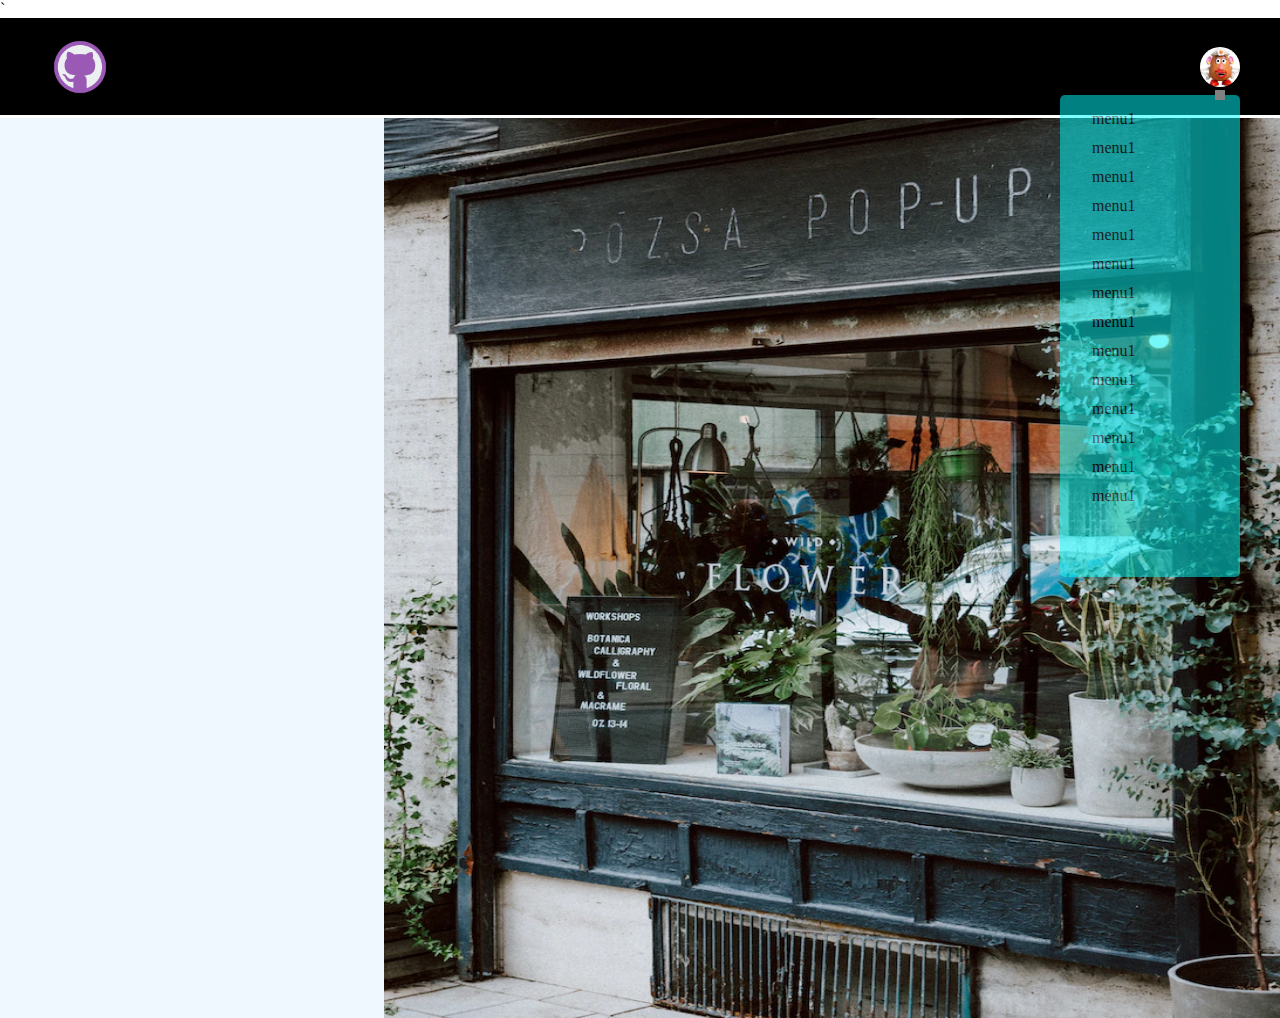
<file: 논병아리/git허브메뉴판/index.html>
`<!DOCTYPE html>
<html lang="ko">
<head>
  <meta charset="UTF-8">
  <meta http-equiv="X-UA-Compatible" content="IE=edge">
  <meta name="viewport" content="width=device-width, initial-scale=1.0">
  <title>git hub</title>
  <link rel="stylesheet" href="./style.css">
</head>
<body>
  <div class="wrapper">
    <header>
      <div class="main-logo">
        <img src="./image/github_git_hub_logo_icon_132878.png" alt="로고">
      </div>
      <div class="logo">
        <img src="./image/121204962.jpg" alt="프로필 로고">
      </div>
    </header>
    <main>
      <div class="main-left">

      </div>
      <div class="main-right">
        <img src="./image/윈도우.webp" alt="">
      </div>

      <aside class="aside2">
        <ul>
          <li>
            <ul>
              <li>menu1</li>
              <li>menu1</li>
              <li>menu1</li>
              <li>menu1</li>
              <li>menu1</li>
              <li>menu1</li>
              <li>menu1</li>
              <li>menu1</li>
              <li>menu1</li>
              <li>menu1</li>
              <li>menu1</li>
              <li>menu1</li>
              <li>menu1</li>
              <li>menu1</li>
              
            </ul>
          </li>
            
          
        </ul>
      </aside>


    </main>
    <aside class="aside">
      <ul>
        <li>Signed in as </li>
        <hr>
        <li><input type="text" placeholder="😊 Set status"></li>
        <hr>
        <li>your profile</li>
        <li>your repositories</li>
        <li>your projects</li>
        <li>your stars</li>
        <li>your gists</li>
        <li>your rponsors</li>
        <hr>
        <li>Upgrade</li>
        <li>Try Enterprise</li>
        <li>Feature Preview</li>
        <li>Help</li>
        <li>Settings</li>
        <hr>
        <li>Sign out</li>
        
      </ul>
    </aside>
  </div>



  <script src="./script.js"></script>
</body>
</html>
</file>
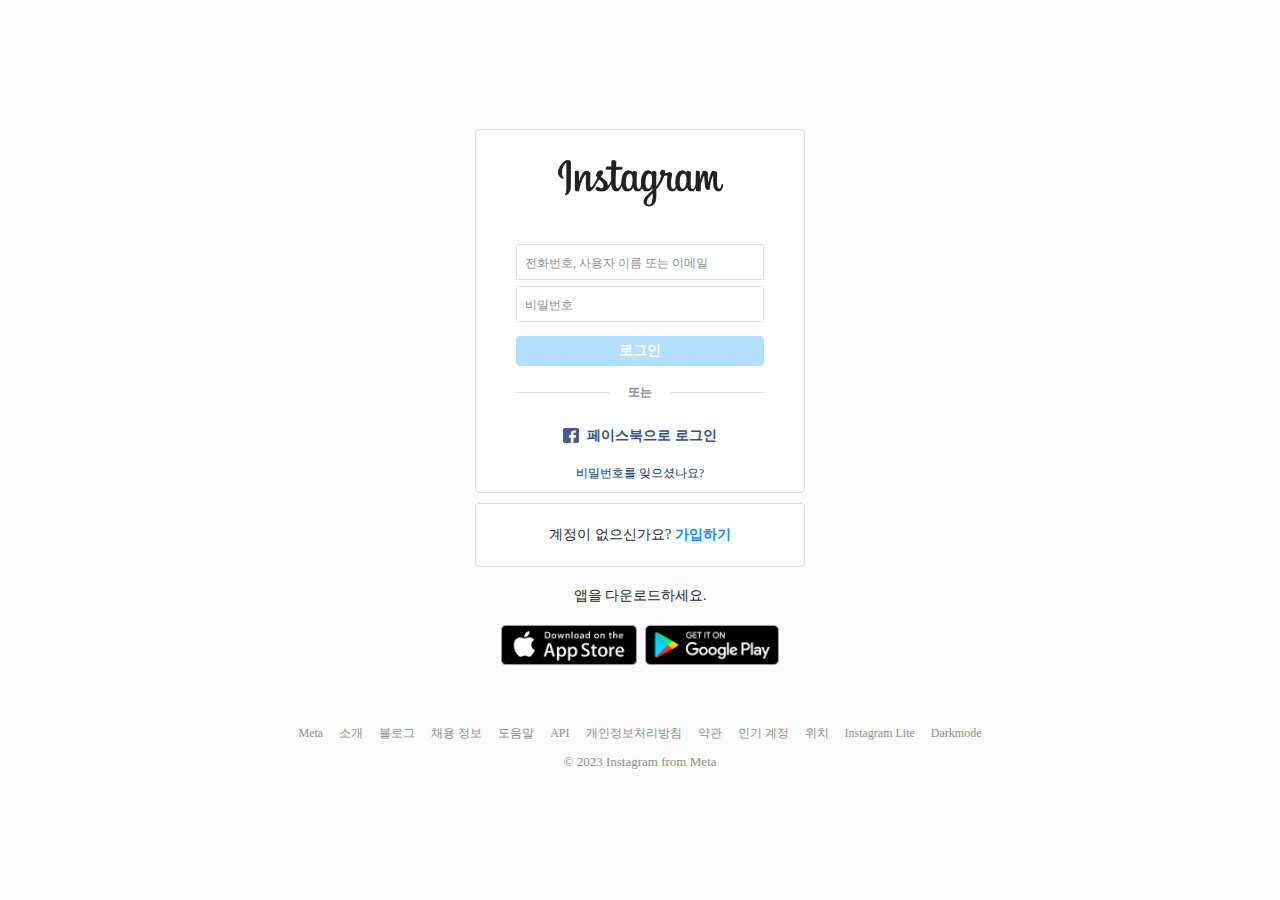
<file: 논병아리/Instagram-darkmode-main/index.html>
<!DOCTYPE html>
<html lang="en">
<head>
  <meta charset="UTF-8">
  <meta http-equiv="X-UA-Compatible" content="IE=edge">
  <meta name="viewport" content="width=device-width, initial-scale=1.0">
  <title>Instagram</title>
  <link rel="apple-touch-icon" sizes="180x180" href="/apple-touch-icon.png">
  <link rel="icon" type="image/png" sizes="32x32" href="/favicon-32x32.png">
  <link rel="icon" type="image/png" sizes="16x16" href="/favicon-16x16.png">
  <link rel="manifest" href="/site.webmanifest">
  <meta name="msapplication-TileColor" content="#da532c">
  <meta name="theme-color" content="#ffffff">
  <link rel="stylesheet" href="./style.css">
</head>
<body>
  <div class="wrapper">
    <div class="form-container">
      <div class="box">
        <h1 class="logo">
          <img src="./images/logo-light.png" alt="instagram light-logo" class="logo-light">
          <img src="./images/logo-dark.png" alt="instagram dark-logo" class="logo-dark">
        </h1>

        <div class="signin-form" id="signin-form">
          <div class="form-group">
            <div class="animate-input">
              <span>전화번호, 사용자 이름 또는 이메일</span>
              <input type="text">
            </div>
          </div>
          <div class="form-group">
            <div class="animate-input">
              <span>비밀번호</span>
              <input type="password">
              <button>비밀번호 표시</button>
            </div>
          </div>
          <div class="btn-group">
            <button class="btn-login" id="btn-login" disabled>로그인</button>
          </div>
          <div class="or-box">
            <div></div>
            <div>또는</div>
            <div></div>
          </div>
          <div class="btn-group">
            <button class="btn-fb">
              <img src="./images/facebook-icon.png" alt="facebook-icon">
              <span>페이스북으로 로그인</span>
            </button>
          </div>
          <a href="" class="forgot-pw">비밀번호를 잊으셨나요?</a>
        </div>
      </div>

      <div class="join-box box">
        <p>
          계정이 없으신가요?
          <a href="">가입하기</a>
        </p>
      </div>

      <div class="app-download">
        <p>앱을 다운로드하세요.</p>
        <div class="store-link">
          <a href="">
            <img src="./images/app-store.png" alt="app-store-img">
          </a>
          <a href="">
            <img src="./images/gg-play.png" alt="gg-play-img">
          </a>
        </div>
      </div>
    </div>

    <footer>
      <ul class="links">
        <li><a href="">Meta</a></li>
        <li><a href="">소개</a></li>
        <li><a href="">블로그</a></li>
        <li><a href="">채용 정보</a></li>
        <li><a href="">도움말</a></li>
        <li><a href="">API</a></li>
        <li><a href="">개인정보처리방침</a></li>
        <li><a href="">약관</a></li>
        <li><a href="">인기 계정</a></li>
        <li><a href="">위치</a></li>
        <li><a href="">Instagram Lite</a></li>
        <li><a href="" id="darkmode-toggle">Darkmode</a></li>
      </ul>
      <div class="copyright">© 2023 Instagram from Meta</div>
    </footer>
  </div>
  <script src="./script.js"></script>
</body>
</html>
</file>
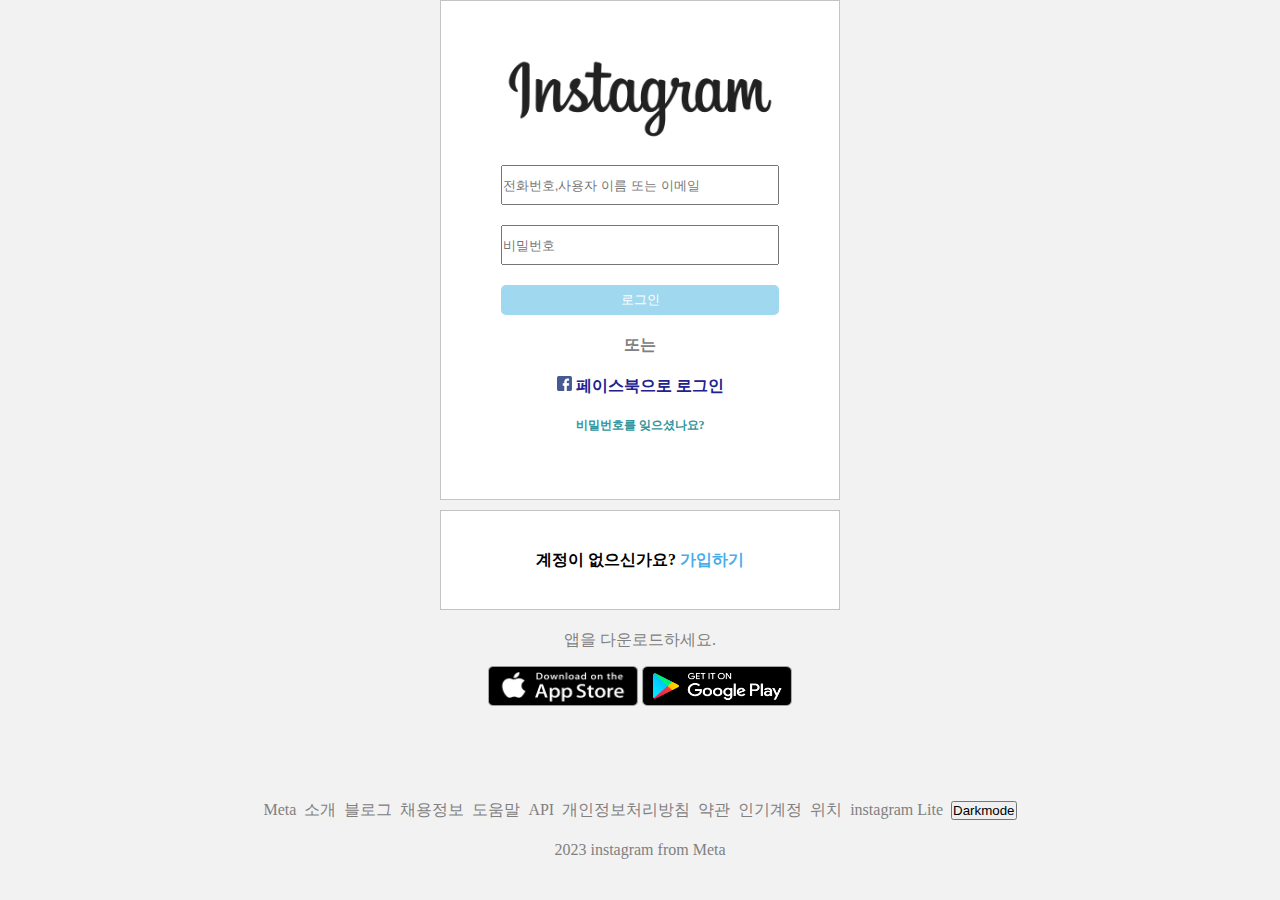
<file: 논병아리/인스타그램다크모드/index.html>
<!DOCTYPE html>
<html lang="ko">
<head>
  <meta charset="UTF-8">
  <meta http-equiv="X-UA-Compatible" content="IE=edge">
  <meta name="viewport" content="width=device-width, initial-scale=1.0">
  <title>Document</title>
  <link rel="stylesheet" href="./style.css">

  <!-- favicon -->
<link rel="apple-touch-icon" sizes="180x180" href="./apple-touch-icon.png">
<link rel="icon" type="image/png" sizes="32x32" href="./favicon-32x32.png">
<link rel="icon" type="image/png" sizes="16x16" href="./favicon-16x16.png">
<link rel="manifest" href="/site.webmanifest">
<meta name="msapplication-TileColor" content="#da532c">
<meta name="theme-color" content="#ffffff">
</head>


<body>
  <div class="wrapper">
    <div class="center">

      <div>
       <div class="logo">
        <img src="./image/logo-light.png" alt="로고">
       </div>
       <div class="textmo">
         <div><input type="text" placeholder="전화번호,사용자 이름 또는 이메일" class="intext" minlength="1"></div>
         <div><input type="text" placeholder="비밀번호" class="intext" minlength="1"></div>
         <div> <button type="button" class="btn-log btn-log1 ">로그인</button></div>
         <div class="txt1">또는</div>
         <div class="txt2"><img src="./image/facebook-icon.png" alt="페이스북로고"> 페이스북으로 로그인</div>
         <div class="txt3">비밀번호를 잊으셨나요?</div>
       </div>
        
        
       
      </div>

      <div>
        <p>계정이 없으신가요? <a href="">가입하기</a></p>
      </div>
       
      <div>
        <p>앱을 다운로드하세요.</p>
        <img src="./image/app-store.png" alt="">
        <img src="./image/gg-play.png" alt="">

      </div>

      <div>
        <span>Meta</span>
        <span>소개</span>
        <span>블로그</span>
        <span>채용정보</span>
        <span>도움말</span>
        <span>API</span>
        <span>개인정보처리방침</span>
        <span>약관</span>
        <span>인기계정</span>
        <span>위치</span>
        <span>instagram Lite</span>
        <span><button class="dark">Darkmode</button></span>

        <p>2023 instagram from Meta</p>
       
      </div>





    </div>


  </div>

  






  <script src="./script.js"></script>
</body>
</html>
</file>
<file: 논병아리/git허브메뉴판/style.css>
*{
  margin: 0;
  padding: 0;
  box-sizing: border-box;
}

li{
  list-style: none;
}

a{
  text-decoration: none;
}

header{
  display: flex;
  background-color: black;
  height: 100px;
  justify-content: space-between;
  align-items: center;
  border-bottom: 3px solid #fff;
}

header img{
  width: 40px;
  height: 40px;
  border-radius: 50%;
  margin: 40px
}

.main-logo img{
  width: 80px;
  height: 80px;
  border-radius: 50%;
}

header img:hover aside{
  display: block;
}

main{
  width: 100vw;
  height: 100vh;
  background-color: black;
  display: flex;
}

main div:nth-child(1){
  width: 30%;
  height: 100%;
  background-color: aliceblue;
}

main div:nth-child(2){
  width: 70%;
  height: 100%;
  background-color: rgb(99, 167, 226);
}

.main-right img{
  width: 100%;
  height: 100%;
  transition: all 400ms ease-in-out;
 
  
}

.main-right img:hover{
 width: 50%;
 /* animation-name: move;
 animation-duration: 3s;
 animation-iteration-count: infinite;
 animation-fill-mode: forwards; */
}

aside::before {
  content: '';
  position:absolute; 
  top:-5px;
  right: 15px;
  width: 10px;
  height: 10px;
  background-color: #fff;
  display: block;
}

aside{
  position: absolute;
  top :95px;
  right: 40px;
  width: 180px;
  height: 482px;
  background-color: #fff;
  border-radius: 5px;
  display: none;
}

aside:hover{
  transform: translateY(-2px);
  transition: cubic-bezier(0.075, 0.82, 0.165, 1);
}

aside li:hover{
  background-color: blue;
  color: #fff;
  cursor: pointer;
  opacity: .5;
}

aside ul>li{
  margin: 4px 8px;
  padding: 3.5px 8px;
}

aside input[type=text]{
  width: 90%;
  height: 30px;
}

.aside.active {
  display: block;
}


.aside2{
 animation-name: move;
 animation-duration: 2s;
 /* animation-iteration-count: infinite; */
 animation-fill-mode: forwards; 
 animation-timing-function: linear;
 background-color: aqua;
 opacity: .5;
}



@keyframes move {
  from{
    width: 0;
  }
  100%{
    width: 95vw;
  }
}
</file>
<file: 논병아리/Instagram-darkmode-main/style.css>
:root {
  --body-bg: #fafafa;
  --box-bg: #fff;
  --box-border-color: #dbdbdb;
  --txt-color: #262626;
  --txt-second-color: #8e8e8e;
  --btn-bg: #0095f6;
  --btn-color: #fff;
  --fb-color: #385185;
  --a-color: #00376b;
}

.dark {
  --body-bg: #151515;
  --box-bg: #151515;
  --box-border-color: #262626;
  --txt-color: #d2d2d2;
}

* {
  margin: 0;
  padding: 0;
  box-sizing: border-box;
}

li {
  list-style: none;
}

a {
  text-decoration: none;
}

body {
  background-color: var(--body-bg);
  color: var(--txt-color);
}

.wrapper {
  display: flex;
  flex-direction: column;
  justify-content: center;
  align-items: center;
  height: 100vh;
}

.form-container {
  width: 350px;
  margin-bottom: 10px;
  padding: 10px;
}

.box {
  border: 1px solid var(--box-border-color);
  background-color: var(--box-bg);
  border-radius: 5px;
}

.form-container .logo {
  width: 175px;
  height: 50px;
  margin: 20px auto;
}

.form-container .logo img {
  width: 100%;
}

.logo-dark {
  display: none;
}

/* body한테 dark라는 클래스가 있을 때 .logo-dark */
.dark .logo-dark {
  display: block;
}

.dark .logo-light {
  display: none;
}

.signin-form {
  padding-top: 24px;
  margin-bottom: 10px;
}

.form-group {
  margin: 0 40px 6px;
  /* margin : 0 40px 6px 40px */
}

.animate-input {
  position: relative;
  height: 36px;
  border: 1px solid var(--box-border-color);
  border-radius: 3px;
}

.animate-input span {
  position: absolute;
  left: 8px;
  font-size: 12px;
  color: var(--txt-second-color);
  line-height: 36px;
  /* 이벤트 제어 : HTML요소에 정의된 클릭을 비활성화 시켜준다. 
  요소가 포인터 이벤트에 반응 X */
  pointer-events: none;
  transform-origin: left;
}

.animate-input input {
  width: 100%;
  height: 100%;
  padding: 8px;
  border: none;
  outline: none;
  background-color: var(--box-bg);
  color: var(--txt-color);
}

.animate-input.active span {
  transform: scale(0.8) translateY(-10px);
}

.animate-input.active input {
  padding: 14px 0 2px 8px;
}

.animate-input button {
  position: absolute;
  right: 8px;
  top: 50%;
  transform: translateY(-50%);
  display: none;
  border: none;
  outline: none;
  background-color:transparent;
  font-weight: 700;
  font-size: 14px;
  cursor: pointer;
}

.animate-input.active button{
  display: inline;
}

.btn-group {
  padding: 8px 40px;
}

.btn-login {
  width: 100%;
  border: none;
  outline: none;
  background-color: var(--btn-bg);
  color: var(--btn-color);
  padding: 6px 10px;
  border-radius: 4px;
  font-size: 14px;
  font-weight: 700;
  cursor: pointer;
}

button:disabled {
  cursor: not-allowed;
  background-color: rgba(0, 149, 246, 0.3);
}

.or-box {
  display: flex;
  align-items: center;
  /* 위, 좌/우, 아래 */
  padding: 10px 40px 18px;

}

.or-box div:nth-child(1),
.or-box div:nth-child(3) {
  flex-grow: 1;
  height: 1px;
  background-color: var(--box-border-color);
}

.or-box div:nth-child(2) {
  font-size: 12px;
  font-weight: 700;
  color: var(--txt-second-color);
  margin: 0 18px;
}

.btn-fb {
  display: flex;
  justify-content: center;
  align-items: center;
  width: 100%;
  border: none;
  outline: none;
  background-color: transparent;
  cursor: pointer;
}

.btn-fb img {
  width: 16px;
  margin-right: 8px;
}

.btn-fb span {
  font-size: 14px;
  font-weight: 700;
  color: var(--fb-color);
}

.forgot-pw {
  display: block;
  font-size: 12px;
  margin-top: 12px;
  text-align: center;
  color: var(--a-color);
}

.join-box {
  margin: 10px 0;
  padding: 22px;
}

.join-box p {
  font-size: 14px;
  text-align: center;
}

.join-box a {
  font-weight: 700;
  color: var(--btn-bg);
}

.app-download {
  display: flex;
  flex-direction: column;
}

.app-download p {
  font-size: 14px;
  text-align: center;
  margin: 10px;
}

.store-link {
  display: flex;
  justify-content: center;
  padding: 10px;
}

.store-link a img {
  height: 40px;
}

.store-link a:nth-child(1) {
  margin-right: 8px;
}

footer {
  padding-top: 24px;
}

.links {
  display: flex;
  justify-content: center;
  align-items: center;
  flex-wrap: wrap;
}

.links a {
  color: var(--txt-second-color);
  font-size: 12px;
  margin: 0 8px;
}

.copyright {
  padding: 12px 0;
  color: var(--txt-second-color);
  font-size: 13px;
  text-align: center;
}
</file>
<file: 논병아리/인스타그램다크모드/style.css>
*{
  margin: 0;
  padding: 0;
  box-sizing: border-box;
}

.wrapper{
  width: 100vw;
  height: 100vh;
  display: flex;
  justify-content: center;
  align-items: center;
  background-color: rgba(128, 128, 128, .1);
}

.wrapper.on{
  background-color: black;
}


.center>div:nth-child(1){
  position: relative;
  width: 400px;
  height: 500px;
  background-color: #fff;
  display: flex;
  flex-direction: column;
  justify-content: center;
  border: 1px solid rgba(182, 181, 181,.8);
}

.center>div:nth-child(1).on{
  background-color: black;
}

.logo img{  
  display: block;
  width: 70%;
  object-fit: contain;
  margin: 0 auto;
  /* background-image: url(./image/logo-light.png); */
  

}

/* .logo img.on{
  content: attr('src' ,'./image/logo-light.png');
} */

.textmo{
  width: 70%;
  margin: 0 auto;
}

.textmo div{
  margin: 20px 0;
}


input[type=text]{
  width: 100%;
  height: 40px;
  justify-content: center;


}

input[placeholder]{
  
}

.btn-log{
  width: 100%;
  height: 30px;
  background-color: rgba(135, 206, 235, .8);
  border: none;
  border-radius: 5px;
  color: #fff;
}

.txt1{
  text-align: center;
  color: gray;
  font-weight: 700;
}

.txt2{
  text-align: center;
  font-weight: 700;
  color: rgb(34, 34, 143);
}

.txt2 img{
  width: 15px;
  height: 15px;
}

.txt3{
  text-align: center;
  color: rgb(48, 149, 156);
  font-size: 12px;
  font-weight: 700;
}




 .center>div:nth-child(2){
  margin-top: 10px;
  width: 400px;
  height: 100px;
  background-color: #fff;
  display: flex;
  justify-content: center;
  align-items: center;
  font-weight: 700;
  border: 1px solid rgba(182, 181, 181,.8);

}

.center>div:nth-child(2).on{
  color: #fff;
  background-color: black;
}

.center>div:nth-child(2) a{
  color: rgb(71, 174, 233);
  text-decoration: none;
}
 .center>div:nth-child(3){
  margin-top: 20px;
  width: 400px;
  height: 100px;
  color: gray;
  text-align: center;
 }

 .center>div:nth-child(3) img{
  margin-top: 15px;
  width: 150px;
  height: 40px;
 }


  .center>div:nth-child(4){ 
  
  width: 800px;  
  height: 100px;
  margin: 0px -200px;
  margin-top: 70px;
  
  text-align: center;
  
}

.center>div:nth-child(4) span{
  margin: 2px;
  color: gray

}

.center>div:nth-child(4) p{
  margin-top: 20px;
  color: gray
}
</file>
